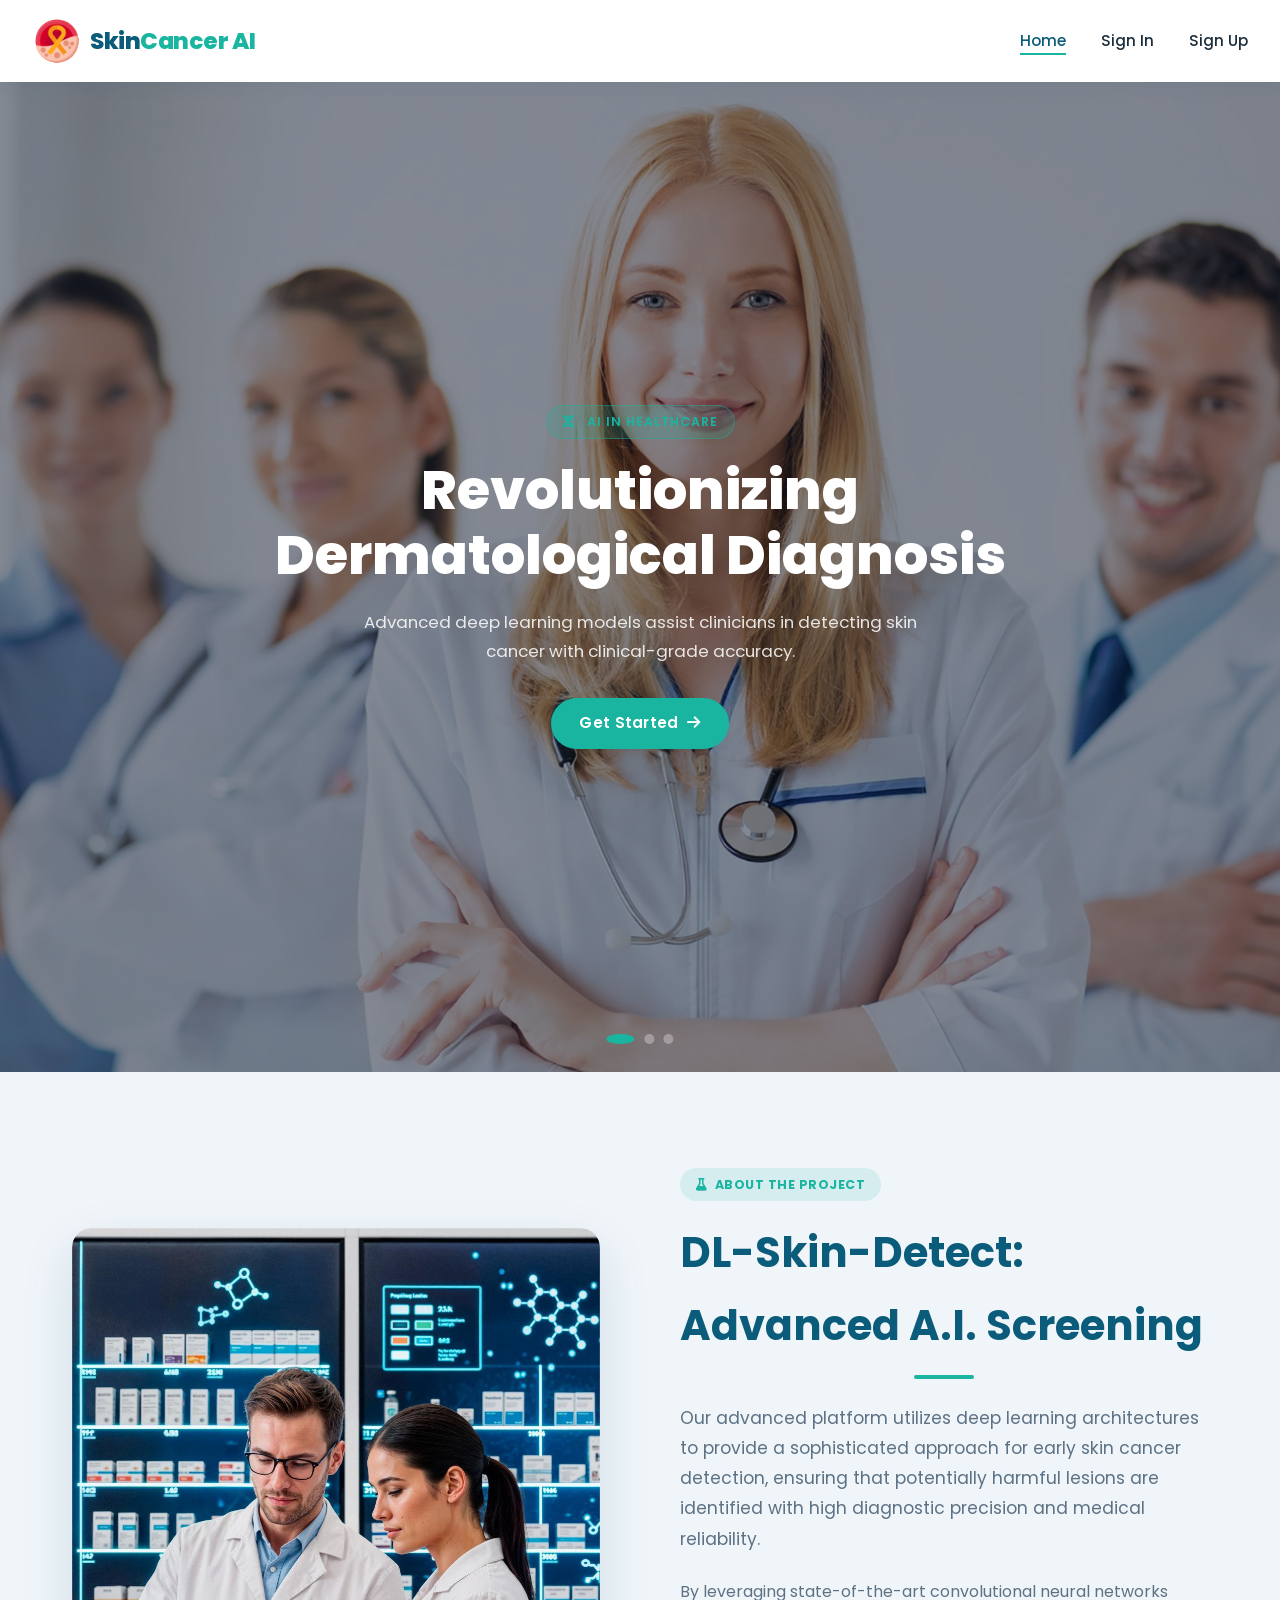
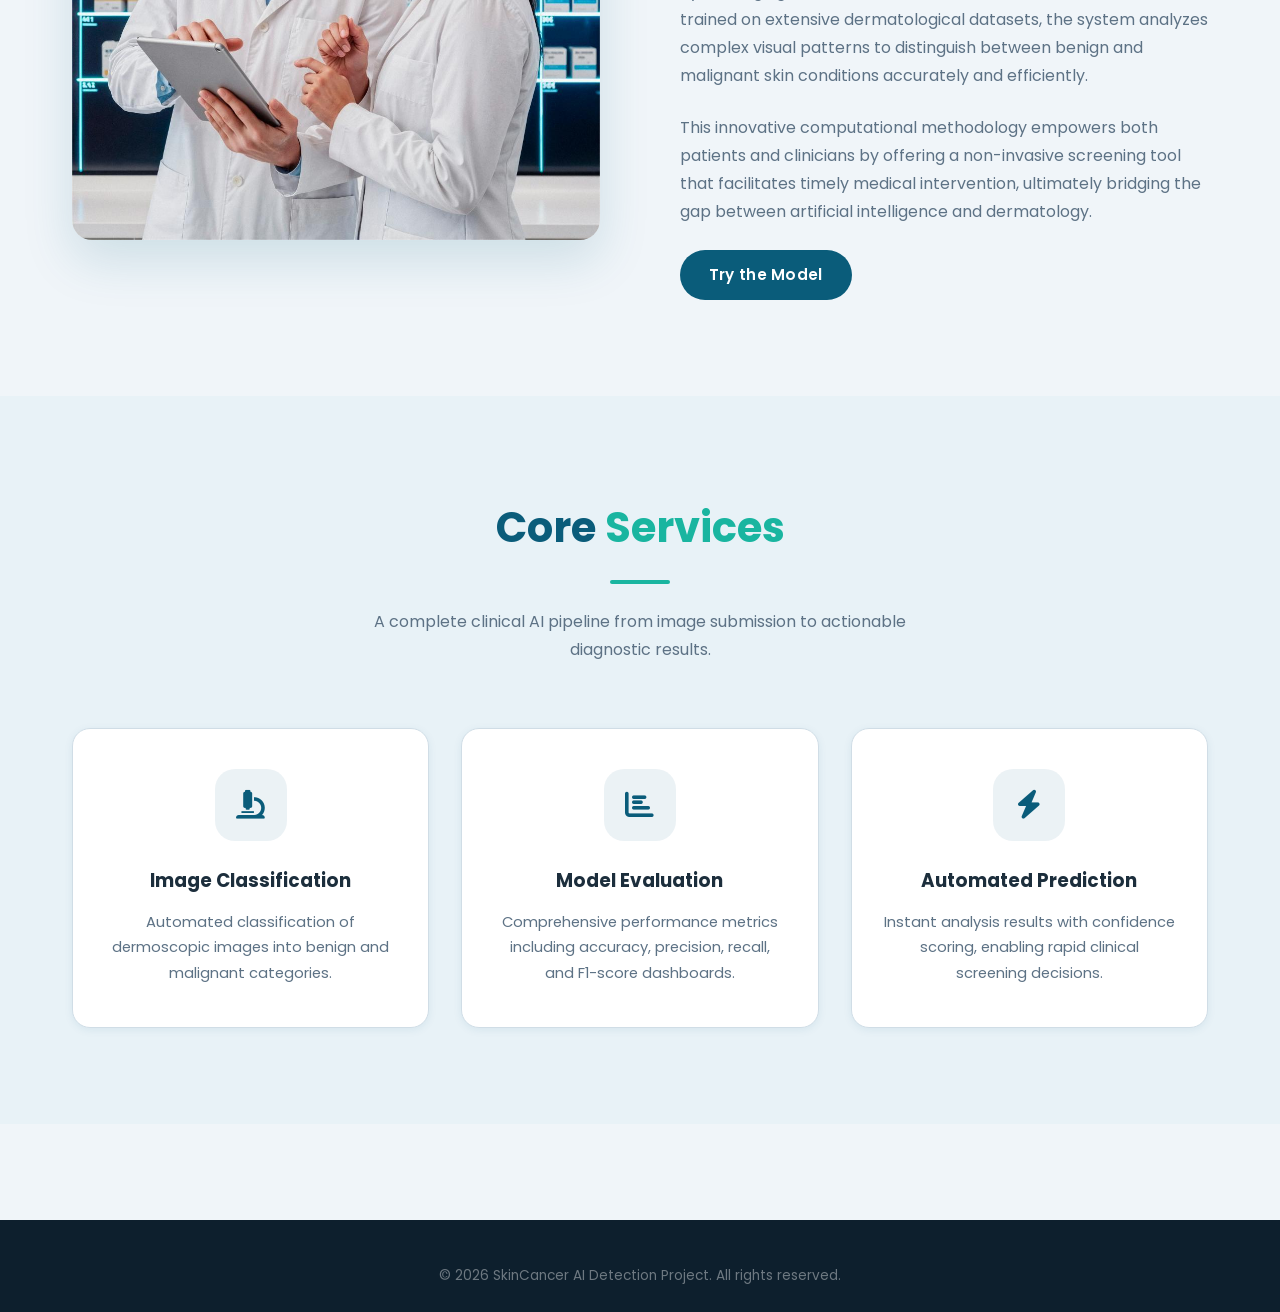
<file: templates/index.html>
<!DOCTYPE html>
<html lang="en">

<head>
    <meta charset="UTF-8">
    <meta name="viewport" content="width=device-width, initial-scale=1.0">
    <title>Home - Skin Cancer Detection | AI Healthcare</title>
    <link href="https://fonts.googleapis.com/css2?family=Poppins:wght@300;400;500;600;700;800&display=swap"
        rel="stylesheet">
    <link rel="stylesheet" href="https://cdnjs.cloudflare.com/ajax/libs/font-awesome/6.0.0/css/all.min.css">
    <link href="../static/css/style.css" rel="stylesheet">
    <link href="../static/css/index.css" rel="stylesheet">
</head>

<body>

    <!-- ═══ NAVBAR ═══ -->
    <nav class="navbar">
        <a href="/" class="nav-brand"><img src="../static/images/logo.png" style="margin-right: 8px;"
                alt="Logo">Skin<span class="accent-text">Cancer
                AI</span></a>
        <div class="nav-toggle"><i class="fas fa-bars"></i></div>
        <ul class="nav-links">
            <li><a href="/" class="active">Home</a></li>
            <li><a href="/login">Sign In</a></li>
            <li><a href="/logon">Sign Up</a></li>
        </ul>
    </nav>

    <!-- ═══ HERO CAROUSEL ═══ -->
    <header class="skin-hero" id="hero-carousel">
        <div class="carousel-slide active" style="background-image: url('../static/images/slider-bg-2.jpg');">
            <div class="carousel-body">
                <div class="tag"><i class="fas fa-dna"></i> &nbsp; AI in Healthcare</div>
                <h1>Revolutionizing <br>Dermatological Diagnosis</h1>
                <p>Advanced deep learning models assist clinicians in detecting skin cancer with clinical-grade
                    accuracy.</p>
                <a href="/login" class="btn btn-accent">Get Started &nbsp;<i class="fas fa-arrow-right"></i></a>
            </div>
        </div>
        <div class="carousel-slide" style="background-image: url('../static/images/slider-bg-1.jpg');">
            <div class="carousel-body">
                <div class="tag"><i class="fas fa-search"></i> &nbsp; Early Detection</div>
                <h1>Early Detection <br>Saves Lives</h1>
                <p>95% survival rate when skin cancer is identified and treated in its earliest stages.</p>
                <a href="/login" class="btn btn-outline">Learn More</a>
            </div>
        </div>
        <div class="carousel-slide" style="background-image: url('../static/images/slider-bg-3.jpg');">
            <div class="carousel-body">
                <div class="tag"><i class="fas fa-brain"></i> &nbsp; Deep Learning</div>
                <h1>CNN-Powered <br>Skin Lesion Analysis</h1>
                <p>State-of-the-art convolutional neural networks trained on 30,000+ validated dermoscopic images.</p>
                <a href="/login" class="btn btn-accent">Explore Models</a>
            </div>
        </div>
        <div class="carousel-dots">
            <div class="dot active"></div>
            <div class="dot"></div>
            <div class="dot"></div>
        </div>
    </header>

    <!-- ═══ ABOUT ═══ -->
    <section class="section" id="about">
        <div class="container">
            <div class="about-grid">
                <div class="about-img reveal">
                    <img src="../static/images/about.jpg" alt="Medical Technology">
                </div>
                <div class="about-text reveal reveal-delay-2">
                    <p class="badge badge-info" style="margin-bottom: 1rem;"><i class="fas fa-flask"></i> &nbsp;About
                        the Project</p>
                    <h2 class="section-title" style="text-align: left; padding-bottom: 1rem; margin-bottom: 1.5rem;">
                        DL-Skin-Detect: <br>Advanced A.I. Screening</h2>
                    <p class="lead-text">Our advanced platform utilizes deep learning architectures to provide a
                        sophisticated approach for early skin cancer detection, ensuring that potentially harmful
                        lesions are identified with high diagnostic precision and medical reliability.</p>
                    <p class="lead-text" style="font-size: 1rem; margin-top: 1rem;">By leveraging state-of-the-art
                        convolutional neural networks trained on extensive dermatological datasets, the system analyzes
                        complex visual patterns to distinguish between benign and malignant skin conditions accurately
                        and efficiently.</p>
                    <p class="lead-text" style="font-size: 1rem; margin-top: 1rem;">This innovative computational
                        methodology empowers both patients and clinicians by offering a non-invasive screening tool that
                        facilitates timely medical intervention, ultimately bridging the gap between artificial
                        intelligence and dermatology.</p>
                    <a href="/login" class="btn btn-primary">Try the Model</a>
                </div>
            </div>
        </div>
    </section>

    <!-- ═══ SERVICES ═══ -->
    <section class="section-alt" id="services">
        <div class="container">
            <h2 class="section-title">Core <span class="accent-text">Services</span></h2>
            <p class="section-subtitle">A complete clinical AI pipeline from image submission to actionable diagnostic
                results.</p>
            <div class="services-grid">
                <div class="cancer-card reveal">
                    <div class="icon-wrap"><i class="fas fa-microscope"></i></div>
                    <h3>Image Classification</h3>
                    <p>Automated classification of dermoscopic images into benign and malignant
                        categories.</p>
                </div>
                <div class="cancer-card reveal reveal-delay-1">
                    <div class="icon-wrap"><i class="fas fa-chart-bar"></i></div>
                    <h3>Model Evaluation</h3>
                    <p>Comprehensive performance metrics including accuracy, precision, recall, and F1-score dashboards.
                    </p>
                </div>
                <div class="cancer-card reveal reveal-delay-2">
                    <div class="icon-wrap"><i class="fas fa-bolt"></i></div>
                    <h3>Automated Prediction</h3>
                    <p>Instant analysis results with confidence scoring, enabling rapid clinical screening decisions.
                    </p>
                </div>
            </div>
        </div>
    </section>

    <!-- ═══ FOOTER ═══ -->
    <footer style="padding-top: 20px;">
        <div class="footer-bottom">
            <p>&copy; 2026 SkinCancer AI Detection Project. All rights reserved.</p>
        </div>
    </footer>

    <script src="../static/js/main.js"></script>

</body>

</html>
</file>
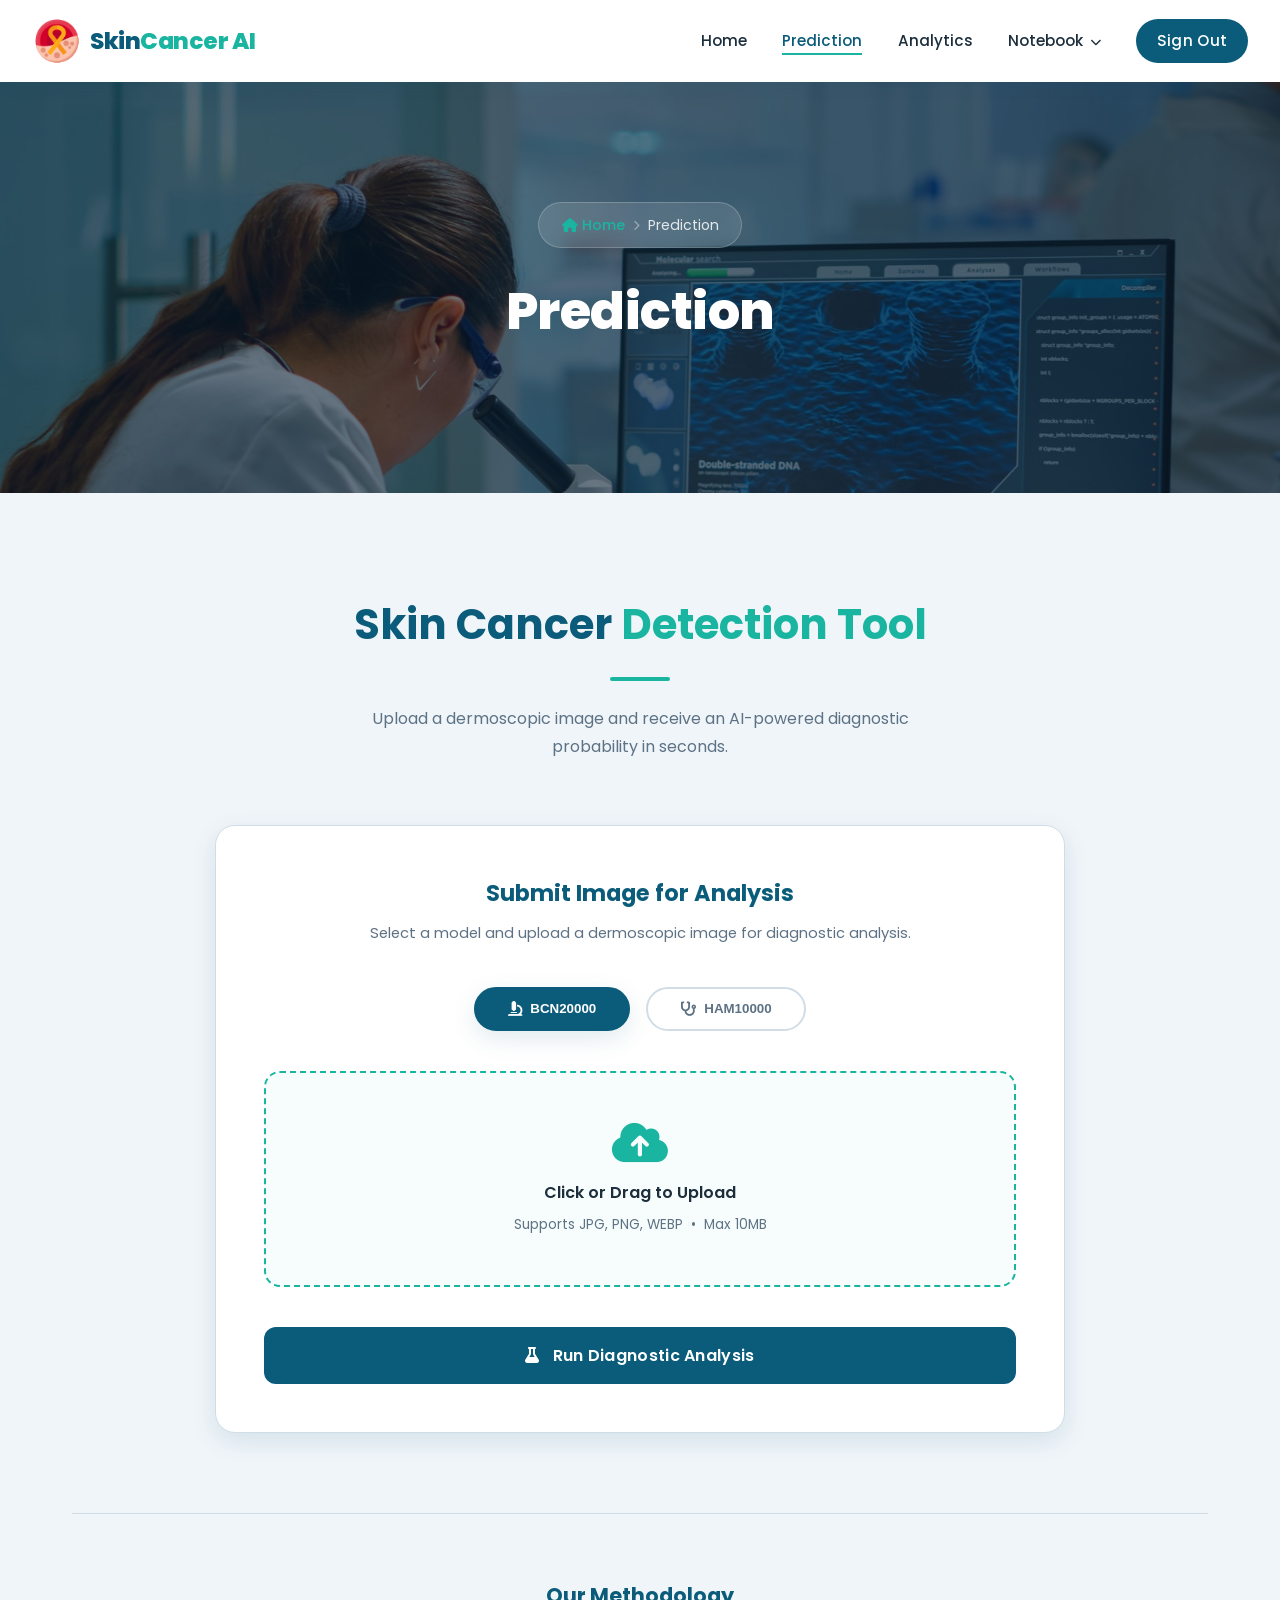
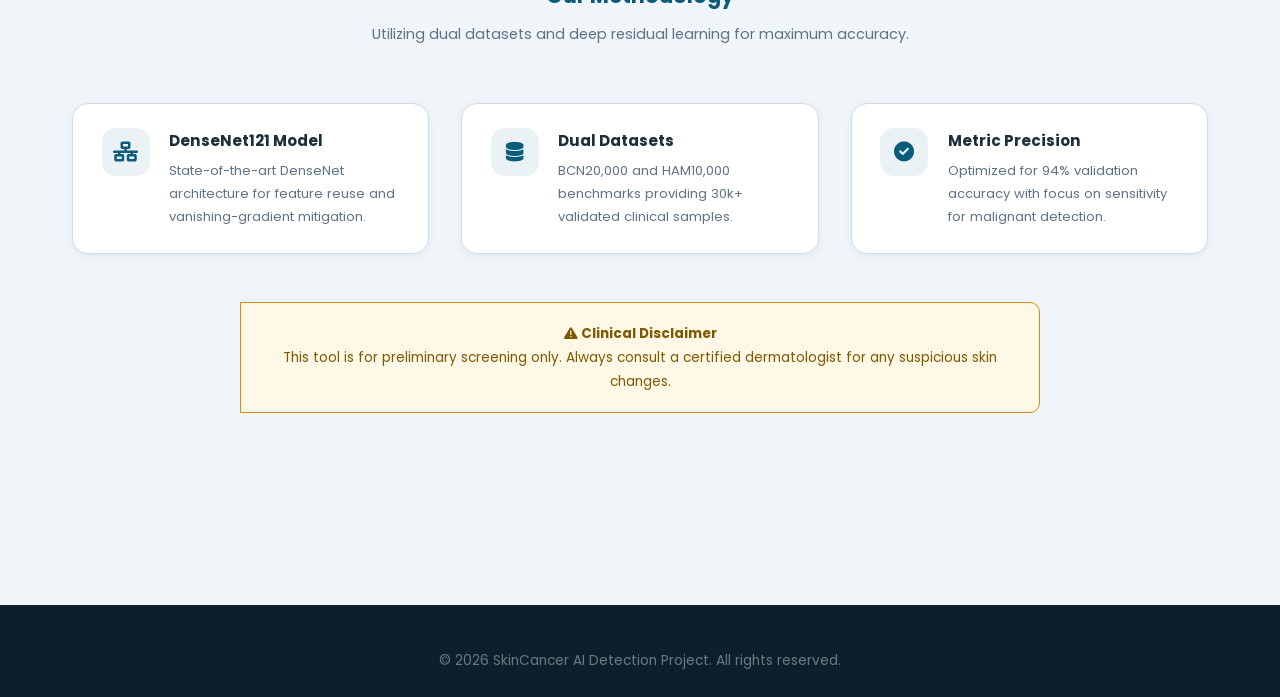
<file: templates/prediction.html>
<!DOCTYPE html>
<html lang="en">

<head>
    <meta charset="UTF-8">
    <meta name="viewport" content="width=device-width, initial-scale=1.0">
    <title>Prediction Form - Skin Cancer Detection | AI Healthcare</title>
    <link href="https://fonts.googleapis.com/css2?family=Poppins:wght@300;400;500;600;700;800&display=swap"
        rel="stylesheet">
    <link rel="stylesheet" href="https://cdnjs.cloudflare.com/ajax/libs/font-awesome/6.0.0/css/all.min.css">
    <link href="../static/css/style.css" rel="stylesheet">
    <link href="../static/css/prediction.css" rel="stylesheet">
</head>

<body>

    <!-- ═══ NAVBAR ═══ -->
    <nav class="navbar">
        <a href="/home" class="nav-brand"><img src="../static/images/logo.png" style="margin-right: 8px;"
                alt="Logo">Skin<span class="accent-text">Cancer
                AI</span></a>
        <div class="nav-toggle"><i class="fas fa-bars"></i></div>
        <ul class="nav-links">
            <li><a href="/home">Home</a></li>
            <li><a href="/prediction" class="active">Prediction</a></li>
            <li><a href="/graphs">Analytics</a></li>
            <li class="dropdown">
                <a href="javascript:void(0)" class="dropdown-toggle">Notebook <i class="fas fa-chevron-down"
                        style="font-size: 0.7rem; margin-left: 4px;"></i></a>
                <ul class="dropdown-menu">
                    <li><a href="../static/BCN 20000 Binary.html">BCN 20000 Binary</a></li>
                    <li><a href="../static/BCN 20000 Multi.html">BCN 20000 Multi</a></li>
                    <li><a href="../static/ham10000 Binary.html">HAM10000 Binary</a></li>
                    <li><a href="../static/ham10000 Multi.html">HAM10000 Multi</a></li>
                </ul>
            </li>
            <li><a class="btn btn-primary" style="padding: 0.55rem 1.3rem;" href="/">Sign Out</a></li>
        </ul>
    </nav>

    <!-- ═══ PAGE HERO BREADCRUMB ═══ -->
    <section class="page-hero">
        <div class="page-hero-content">
            <div class="breadcrumb-nav">
                <a href="/home"><i class="fas fa-home"></i> Home</a>
                <span class="sep"><i class="fas fa-chevron-right" style="font-size: 0.65rem;"></i></span>
                <span>Prediction</span>
            </div>
            <h1>Prediction</h1>
        </div>
    </section>

    <!-- ═══ PREDICTION SECTION ═══ -->
    <section class="section">
        <div class="container">
            <!-- Centered Header -->
            <div class="section-header reveal" style="text-align: center; margin-bottom: 3.5rem;">
                <h2 class="section-title">Skin Cancer <span class="accent-text">Detection Tool</span></h2>
                <p class="section-subtitle">Upload a dermoscopic image and receive an AI-powered diagnostic probability
                    in seconds.</p>
            </div>

            <!-- Stacked Layout (Form Top) -->
            <div class="prediction-form-card reveal" style="max-width: 850px; margin: 0 auto 5rem;">
                <div style="text-align: center; margin-bottom: 2.5rem;">
                    <h3>Submit Image for Analysis</h3>
                    <p class="sub">Select a model and upload a dermoscopic image for diagnostic analysis.</p>
                </div>

                <!-- Model Selection Toggle -->
                <div class="model-selector">
                    <button type="button" class="model-btn active" data-target="/predict_bcn">
                        <i class="fas fa-microscope"></i> BCN20000
                    </button>
                    <button type="button" class="model-btn" data-target="/predict_ham">
                        <i class="fas fa-stethoscope"></i> HAM10000
                    </button>
                </div>

                <form id="predictionForm" action="/predict_bcn" method="POST" enctype="multipart/form-data">
                    <div class="upload-zone" id="dropZone">
                        <i class="fas fa-cloud-upload-alt"></i>
                        <h4>Click or Drag to Upload</h4>
                        <p>Supports JPG, PNG, WEBP &nbsp;&bull;&nbsp; Max 10MB</p>
                        <input type="file" name="image" id="fileInput" hidden accept="image/*" required>
                    </div>

                    <button type="submit" class="btn btn-primary btn-submit">
                        <i class="fas fa-flask"></i> &nbsp; Run Diagnostic Analysis
                    </button>
                </form>
            </div>

            <!-- Methodology (Bottom) -->
            <div class="info-side reveal"
                style="margin-top: 4rem; padding-top: 4rem; border-top: 1px solid var(--clr-border);">
                <div style="text-align: center; margin-bottom: 3.5rem;">
                    <h3>Our Methodology</h3>
                    <p class="sub">Utilizing dual datasets and deep residual learning for maximum accuracy.</p>
                </div>

                <div class="model-metrics" style="display: grid; grid-template-columns: repeat(3, 1fr); gap: 2rem;">
                    <div class="metric-card">
                        <div class="metric-icon"><i class="fas fa-network-wired"></i></div>
                        <div>
                            <h4>DenseNet121 Model</h4>
                            <p>State-of-the-art DenseNet architecture for feature reuse and vanishing-gradient
                                mitigation.</p>
                        </div>
                    </div>
                    <div class="metric-card">
                        <div class="metric-icon"><i class="fas fa-database"></i></div>
                        <div>
                            <h4>Dual Datasets</h4>
                            <p>BCN20,000 and HAM10,000 benchmarks providing 30k+ validated clinical samples.</p>
                        </div>
                    </div>
                    <div class="metric-card">
                        <div class="metric-icon"><i class="fas fa-check-circle"></i></div>
                        <div>
                            <h4>Metric Precision</h4>
                            <p>Optimized for 94% validation accuracy with focus on sensitivity for malignant detection.
                            </p>
                        </div>
                    </div>
                </div>

                <div class="disclaimer-box"
                    style="max-width: 800px; margin: 3rem auto 0; text-align: center; border-left: none; border: 1px solid var(--clr-warning);">
                    <strong><i class="fas fa-exclamation-triangle"></i> Clinical Disclaimer</strong><br>
                    This tool is for preliminary screening only. Always consult a certified dermatologist for any
                    suspicious skin changes.
                </div>
            </div>

        </div>
    </section>

    <!-- ═══ FOOTER ═══ -->
    <footer style="padding-top: 20px;">
        <div class="footer-bottom">
            <p>&copy; 2026 SkinCancer AI Detection Project. All rights reserved.</p>
        </div>
    </footer>

    <script src="../static/js/main.js"></script>
    <script>
        const dropZone = document.getElementById('dropZone');
        const fileInput = document.getElementById('fileInput');
        const predictionForm = document.getElementById('predictionForm');
        const modelBtns = document.querySelectorAll('.model-btn');

        // Toggle Model Selection
        modelBtns.forEach(btn => {
            btn.addEventListener('click', () => {
                modelBtns.forEach(b => b.classList.remove('active'));
                btn.classList.add('active');
                predictionForm.action = btn.dataset.target;
            });
        });

        // Dropzone Interaction
        dropZone.addEventListener('click', () => fileInput.click());

        fileInput.addEventListener('change', (e) => {
            if (e.target.files.length > 0) {
                dropZone.querySelector('h4').textContent = `✓ ${e.target.files[0].name}`;
                dropZone.style.borderColor = 'var(--clr-safe)';
                dropZone.style.background = 'rgba(30, 132, 73, 0.04)';
            }
        });
    </script>
</body>

</html>
</file>
<file: static/css/style.css>
/* =============================================
   SKIN CANCER DETECTION — CORE STYLESHEET
   Medical Theme | Clinical UI | Premium Design
   ============================================= */

@import url('https://fonts.googleapis.com/css2?family=Poppins:wght@300;400;500;600;700;800&display=swap');

:root {
    /* ── Core Medical Palette ── */
    --clr-primary: #0a5c7a;
    /* deep clinical navy-teal */
    --clr-secondary: #0d8c7a;
    /* healthcare emerald */
    --clr-accent: #19b5a0;
    /* fresh mint action */
    --clr-alert: #c0392b;
    /* clinical red — danger/malignant */
    --clr-safe: #1e8449;
    /* clinical green — benign/safe */
    --clr-warning: #d68910;
    /* amber caution */

    /* ── Neutral Surface Colors ── */
    --clr-bg: #f0f5f9;
    /* light ice background */
    --clr-surface: #ffffff;
    --clr-border: #d0dde6;
    --clr-text: #1c2e3c;
    --clr-muted: #5d7285;

    /* ── Dark Panel ── */
    --clr-dark: #0d1f2d;
    /* deep navy for footer / dark panels */
    --clr-dark-mid: #12303f;

    /* ── Glass Effect ── */
    --glass-bg: rgba(255, 255, 255, 0.12);
    --glass-border: rgba(255, 255, 255, 0.22);

    /* ── Effect Shadows ── */
    --shadow-sm: 0 2px 8px rgba(10, 92, 122, 0.08);
    --shadow-md: 0 8px 24px rgba(10, 92, 122, 0.12);
    --shadow-lg: 0 20px 50px rgba(10, 92, 122, 0.15);

    /* ── Typography ── */
    --font-main: 'Poppins', sans-serif;

    /* ── Spacing Scale ── */
    --space-xs: 0.5rem;
    --space-sm: 1rem;
    --space-md: 2rem;
    --space-lg: 4rem;
    --space-xl: 6rem;
}

/* ─── Reset ─── */
*,
*::before,
*::after {
    margin: 0;
    padding: 0;
    box-sizing: border-box;
}

html {
    scroll-behavior: smooth;
}

body {
    font-family: var(--font-main);
    background-color: var(--clr-bg);
    color: var(--clr-text);
    line-height: 1.75;
    overflow-x: hidden;
}

img {
    max-width: 100%;
    display: block;
}

a {
    text-decoration: none;
}

/* ─── Container ─── */
.container {
    max-width: 1200px;
    margin-inline: auto;
    padding-inline: var(--space-md);
}

/* ─── Section Wrapper ─── */
.section {
    padding-block: var(--space-xl);
}

.section-alt {
    background-color: #e8f2f7;
    padding-block: var(--space-xl);
}

.section-title {
    font-size: clamp(1.8rem, 4vw, 2.6rem);
    font-weight: 700;
    color: var(--clr-primary);
    text-align: center;
    margin-bottom: var(--space-lg);
    position: relative;
    padding-bottom: 1.2rem;
}

.section-title::after {
    content: '';
    position: absolute;
    bottom: 0;
    left: 50%;
    transform: translateX(-50%);
    width: 60px;
    height: 4px;
    background: var(--clr-accent);
    border-radius: 2px;
}

.section-subtitle {
    text-align: center;
    color: var(--clr-muted);
    max-width: 600px;
    margin: -2.5rem auto var(--space-lg);
    font-size: 1rem;
}

/* ─── Accent Text (replaces gradient-text) ─── */
.accent-text {
    color: var(--clr-accent);
}

/* ─── Glass Card ─── */
.glass-card {
    background: rgba(255, 255, 255, 0.55);
    backdrop-filter: blur(14px);
    -webkit-backdrop-filter: blur(14px);
    border: 1px solid var(--glass-border);
    border-radius: 16px;
    box-shadow: var(--shadow-md);
}

/* ─── Standard Card ─── */
.card {
    background: var(--clr-surface);
    border-radius: 16px;
    box-shadow: var(--shadow-md);
    overflow: hidden;
    transition: transform 0.35s ease, box-shadow 0.35s ease;
}

.card:hover {
    transform: translateY(-8px);
    box-shadow: var(--shadow-lg);
}

/* =============================================
   NAVBAR
   ============================================= */
.navbar {
    background: var(--clr-surface);
    padding: 1rem 2.5rem;
    display: flex;
    justify-content: space-between;
    align-items: center;
    position: sticky;
    top: 0;
    z-index: 1000;
    box-shadow: 0 2px 16px rgba(10, 92, 122, 0.10);
    transition: padding 0.3s ease;
}

.nav-brand {
    display: flex;
    align-items: center;
    font-size: 1.45rem;
    font-weight: 800;
    color: var(--clr-primary);
    letter-spacing: -0.5px;
}

.nav-brand img {
    height: 50px;
    width: auto;
    object-fit: contain;
}

.nav-brand .accent-text {
    color: var(--clr-accent);
}

.nav-links {
    display: flex;
    list-style: none;
    align-items: center;
    gap: 2.2rem;
}

.nav-links a {
    color: var(--clr-text);
    font-weight: 500;
    font-size: 0.95rem;
    position: relative;
    padding-bottom: 4px;
    transition: color 0.3s;
}

.nav-links a::after {
    content: '';
    position: absolute;
    bottom: 0;
    left: 0;
    width: 0;
    height: 2px;
    background: var(--clr-accent);
    transition: width 0.3s ease;
}

.nav-links a:hover,
.nav-links a.active {
    color: var(--clr-primary);
}

.nav-links a:hover::after,
.nav-links a.active::after {
    width: 100%;
}

.nav-links li {
    position: relative;
}

/* ── Dropdown ── */
.dropdown-menu {
    position: absolute;
    top: 100%;
    left: 50%;
    transform: translateX(-50%) translateY(10px);
    background: var(--clr-surface);
    min-width: 220px;
    border-radius: 12px;
    box-shadow: var(--shadow-lg);
    border: 1px solid var(--clr-border);
    padding: 0.8rem 0;
    opacity: 0;
    visibility: hidden;
    transition: all 0.3s ease;
    list-style: none;
    display: flex;
    flex-direction: column;
    gap: 0.2rem;
    z-index: 1100;
}

.dropdown:hover .dropdown-menu {
    opacity: 1;
    visibility: visible;
    transform: translateX(-50%) translateY(0);
}

.dropdown-menu li {
    width: 100%;
}

.dropdown-menu a {
    display: block !important;
    padding: 0.7rem 1.5rem !important;
    color: var(--clr-text) !important;
    font-size: 0.9rem !important;
    font-weight: 500 !important;
    transition: all 0.2s ease !important;
    text-align: left;
}

.dropdown-menu a::after {
    display: none !important;
}

.dropdown-menu a:hover {
    background: rgba(10, 92, 122, 0.05) !important;
    color: var(--clr-primary) !important;
    padding-left: 1.8rem !important;
}

.nav-toggle {
    display: none;
    font-size: 1.5rem;
    cursor: pointer;
    color: var(--clr-primary);
}

/* Mobile Adjustments for Dropdown */
@media (max-width: 992px) {
    .dropdown-menu {
        position: static;
        transform: none;
        box-shadow: none;
        border: none;
        background: rgba(10, 92, 122, 0.04);
        margin: 0.5rem 0;
        opacity: 1;
        visibility: visible;
        display: none;
        min-width: 100%;
    }

    .dropdown.active .dropdown-menu {
        display: flex;
    }

    .dropdown-menu a {
        padding-left: 2rem !important;
    }
}

/* =============================================
   BUTTONS
   ============================================= */
.btn {
    display: inline-block;
    padding: 0.75rem 1.8rem;
    border-radius: 50px;
    border: none;
    cursor: pointer;
    font-family: var(--font-main);
    font-weight: 600;
    font-size: 0.95rem;
    transition: all 0.3s ease;
    letter-spacing: 0.3px;
}

.btn-primary {
    background: var(--clr-primary);
    color: #fff !important;
}

.btn-primary:hover {
    background: var(--clr-secondary);
    transform: translateY(-3px);
    box-shadow: 0 8px 20px rgba(10, 92, 122, 0.30);
    color: #fff;
}

.btn-accent {
    background: var(--clr-accent);
    color: #fff;
}

.btn-accent:hover {
    background: #14a090;
    transform: translateY(-3px);
    box-shadow: 0 8px 20px rgba(25, 181, 160, 0.35);
    color: #fff;
}

.btn-outline {
    background: transparent;
    border: 2px solid var(--clr-accent);
    color: var(--clr-accent);
}

.btn-outline:hover {
    background: var(--clr-accent);
    color: #fff;
    transform: translateY(-3px);
}

/* =============================================
   BREADCRUMB HERO
   ============================================= */
.page-hero {
    position: relative;
    padding-block: 120px;
    background-image: url('../images/slider-bg-3.jpg');
    background-size: cover;
    background-position: center 40%;
    background-attachment: fixed;
    text-align: center;
    overflow: hidden;
}

/* Dark overlay with medical teal tint */
.page-hero::before {
    content: '';
    position: absolute;
    inset: 0;
    background: rgba(10, 30, 50, 0.6);
}

.page-hero-content {
    position: relative;
    z-index: 2;
}

.page-hero h1 {
    font-size: clamp(2rem, 5vw, 3.2rem);
    font-weight: 800;
    color: #ffffff;
    margin-bottom: 1rem;
    letter-spacing: -0.5px;
}

.page-hero p {
    font-size: 1.1rem;
    color: rgba(255, 255, 255, 0.75);
    max-width: 580px;
    margin-inline: auto;
    margin-bottom: 1.5rem;
}

/* Breadcrumb Nav inside hero */
.breadcrumb-nav {
    display: inline-flex;
    align-items: center;
    gap: 0.5rem;
    padding: 0.6rem 1.4rem;
    background: rgba(255, 255, 255, 0.12);
    border: 1px solid rgba(255, 255, 255, 0.20);
    border-radius: 50px;
    font-size: 0.88rem;
    backdrop-filter: blur(6px);
    color: rgba(255, 255, 255, 0.85);
    margin-bottom: 1.2rem;
}

.breadcrumb-nav a {
    color: var(--clr-accent);
    font-weight: 500;
    transition: color 0.2s;
}

.breadcrumb-nav a:hover {
    color: #fff;
}

.breadcrumb-nav .sep {
    color: rgba(255, 255, 255, 0.40);
    font-size: 0.75rem;
}

/* =============================================
   FOOTER
   ============================================= */
footer {
    background: var(--clr-dark);
    color: rgba(255, 255, 255, 0.85);
    padding: 4rem 2.5rem 0;
    margin-top: var(--space-xl);
}

.footer-content {
    display: grid;
    grid-template-columns: repeat(auto-fit, minmax(230px, 1fr));
    gap: 2.5rem;
    max-width: 1200px;
    margin-inline: auto;
    padding-bottom: 3rem;
    border-bottom: 1px solid rgba(255, 255, 255, 0.08);
}

.footer-section h4 {
    font-size: 1.05rem;
    font-weight: 600;
    color: var(--clr-accent);
    margin-bottom: 1.2rem;
    letter-spacing: 0.5px;
    text-transform: uppercase;
    font-size: 0.85rem;
}

.footer-section p,
.footer-section a {
    color: rgba(255, 255, 255, 0.65);
    font-size: 0.92rem;
    line-height: 1.9;
    transition: color 0.3s;
}

.footer-section a:hover {
    color: #fff;
}

.footer-section ul {
    list-style: none;
}

.footer-section ul li {
    margin-bottom: 0.6rem;
}

.social-icons {
    display: flex;
    gap: 1rem;
    margin-top: 0.5rem;
}

.social-icons a {
    width: 38px;
    height: 38px;
    border-radius: 50%;
    border: 1px solid rgba(255, 255, 255, 0.15);
    display: flex;
    align-items: center;
    justify-content: center;
    color: rgba(255, 255, 255, 0.65);
    font-size: 0.9rem;
    transition: all 0.3s;
}

.social-icons a:hover {
    background: var(--clr-accent);
    border-color: var(--clr-accent);
    color: #fff;
    transform: translateY(-3px);
}

.footer-bottom {
    text-align: center;
    padding: 1.5rem 0;
    color: rgba(255, 255, 255, 0.4);
    font-size: 0.85rem;
    max-width: 1200px;
    margin-inline: auto;
}

/* =============================================
   ANIMATIONS
   ============================================= */
@keyframes fadeIn {
    from {
        opacity: 0;
    }

    to {
        opacity: 1;
    }
}

@keyframes slideUp {
    from {
        transform: translateY(40px);
        opacity: 0;
    }

    to {
        transform: translateY(0);
        opacity: 1;
    }
}

@keyframes zoomIn {
    from {
        transform: scale(0.85);
        opacity: 0;
    }

    to {
        transform: scale(1);
        opacity: 1;
    }
}

.reveal {
    opacity: 0;
    transform: translateY(30px);
    animation: slideUp 0.75s ease-out forwards;
}

.reveal-delay-1 {
    animation-delay: 0.1s;
}

.reveal-delay-2 {
    animation-delay: 0.2s;
}

.reveal-delay-3 {
    animation-delay: 0.3s;
}

/* =============================================
   BADGE UTILITIES
   ============================================= */
.badge {
    display: inline-block;
    padding: 0.35rem 1rem;
    border-radius: 50px;
    font-weight: 700;
    font-size: 0.78rem;
    letter-spacing: 0.5px;
    text-transform: uppercase;
}

.badge-danger {
    background: rgba(192, 57, 43, 0.12);
    color: var(--clr-alert);
}

.badge-success {
    background: rgba(30, 132, 73, 0.12);
    color: var(--clr-safe);
}

.badge-info {
    background: rgba(25, 181, 160, 0.12);
    color: var(--clr-accent);
}

/* =============================================
   RESPONSIVE
   ============================================= */
@media (max-width: 1024px) {

    .section,
    .section-alt {
        padding-block: 4rem;
    }
}

@media (max-width: 768px) {
    .navbar {
        padding: 0.85rem 1.5rem;
    }

    .nav-links {
        display: none;
        flex-direction: column;
        position: absolute;
        top: 100%;
        left: 0;
        width: 100%;
        background: var(--clr-surface);
        padding: 2rem 1.5rem;
        gap: 1.2rem;
        box-shadow: 0 10px 20px rgba(0, 0, 0, 0.1);
    }

    .nav-links.active {
        display: flex;
    }

    .nav-toggle {
        display: block;
    }

    .page-hero {
        padding-block: 90px;
        background-attachment: scroll;
    }

    .section-title {
        font-size: 1.8rem;
    }

    .container {
        padding-inline: 1.25rem;
    }
}

/* =============================================
   HERO CAROUSEL Component
   Shared across index and home
   ============================================= */
.skin-hero {
    position: relative;
    height: 110vh;
    overflow: hidden;
}

.carousel-slide {
    position: absolute;
    inset: 0;
    opacity: 0;
    transition: opacity 1.2s ease-in-out;
    background-size: cover;
    background-position: center;
    display: flex;
    align-items: center;
    justify-content: center;
    text-align: center;
    color: #fff;
}

.carousel-slide.active {
    opacity: 1;
}

.carousel-slide::before {
    content: '';
    position: absolute;
    inset: 0;
    background: rgba(10, 20, 40, 0.5);
}

.carousel-body {
    position: relative;
    z-index: 2;
    max-width: 900px;
    padding: 2rem;
    visibility: hidden;
    opacity: 0;
    transition: opacity 0.5s ease-in-out, visibility 0.5s;
}

.carousel-slide.active .carousel-body {
    visibility: visible;
    opacity: 1;
}

.carousel-body .tag {
    display: inline-block;
    background: rgba(25, 181, 160, 0.18);
    border: 1px solid rgba(25, 181, 160, 0.4);
    color: #19b5a0;
    padding: 0.3rem 1rem;
    border-radius: 50px;
    font-size: 0.78rem;
    font-weight: 600;
    letter-spacing: 1px;
    text-transform: uppercase;
    margin-bottom: 1.2rem;
}

.carousel-body h1 {
    font-size: clamp(1.8rem, 5vw, 3.4rem);
    font-weight: 800;
    line-height: 1.2;
    margin-bottom: 1.2rem;
}

.carousel-body p {
    font-size: 1.05rem;
    opacity: 0.85;
    max-width: 580px;
    margin: 0 auto 2rem;
}

.carousel-dots {
    position: absolute;
    bottom: 28px;
    left: 50%;
    transform: translateX(-50%);
    display: flex;
    gap: 0.6rem;
    z-index: 10;
}

.dot {
    width: 10px;
    height: 10px;
    border-radius: 50%;
    background: rgba(255, 255, 255, 0.3);
    cursor: pointer;
    transition: all 0.3s;
}

.dot.active {
    background: var(--clr-accent);
    width: 28px;
}
</file>
<file: static/css/index.css>
/* =============================================
   LANDING PAGE STYLES (index.html)
   ============================================= */

/* ── About section refinements ── */

/* ── About Grid ── */
.about-grid {
    display: grid;
    grid-template-columns: 1fr 1fr;
    gap: 5rem;
    align-items: center;
    max-width: 1200px;
    margin-inline: auto;
}

.about-img {
    position: relative;
}

.about-img img {
    width: 100%;
    border-radius: 20px;
    box-shadow: var(--shadow-lg);
}

.about-img .stat-badge {
    position: absolute;
    bottom: -20px;
    right: -20px;
    background: var(--clr-primary);
    color: #fff;
    padding: 1.2rem 1.5rem;
    border-radius: 14px;
    text-align: center;
    box-shadow: var(--shadow-md);
}

.about-img .stat-badge span {
    display: block;
    font-size: 2rem;
    font-weight: 800;
}

.about-img .stat-badge small {
    font-size: 0.78rem;
    opacity: 0.85;
}

.about-text .lead-text {
    font-size: 1.08rem;
    color: var(--clr-muted);
    margin-bottom: 1.5rem;
}

.about-text ul {
    list-style: none;
    margin-bottom: 2rem;
}

.about-text ul li {
    padding: 0.5rem 0;
    padding-left: 1.8rem;
    position: relative;
    color: var(--clr-muted);
}

.about-text ul li::before {
    content: '';
    position: absolute;
    left: 0;
    top: 50%;
    transform: translateY(-50%);
    width: 10px;
    height: 10px;
    border-radius: 50%;
    background: var(--clr-accent);
}

/* ── Services ── */
.services-grid {
    display: grid;
    grid-template-columns: repeat(auto-fit, minmax(300px, 1fr));
    gap: 2rem;
    max-width: 1200px;
    margin-inline: auto;
}

.cancer-card {
    background: var(--clr-surface);
    border-radius: 18px;
    padding: 2.5rem 2rem;
    text-align: center;
    box-shadow: var(--shadow-sm);
    border: 1px solid var(--clr-border);
    transition: all 0.35s ease;
}

.cancer-card:hover {
    box-shadow: var(--shadow-lg);
    transform: translateY(-10px);
    border-color: var(--clr-accent);
}

.cancer-card .icon-wrap {
    width: 72px;
    height: 72px;
    border-radius: 20px;
    background: rgba(10, 92, 122, 0.08);
    display: flex;
    align-items: center;
    justify-content: center;
    margin: 0 auto 1.5rem;
    transition: background 0.3s;
}

.cancer-card:hover .icon-wrap {
    background: var(--clr-primary);
}

.cancer-card .icon-wrap i {
    font-size: 1.8rem;
    color: var(--clr-primary);
    transition: color 0.3s;
}

.cancer-card:hover .icon-wrap i {
    color: #fff;
}

.cancer-card h3 {
    margin-bottom: 0.75rem;
    font-size: 1.15rem;
    font-weight: 700;
}

.cancer-card p {
    font-size: 0.92rem;
    color: var(--clr-muted);
}

@media (max-width: 768px) {
    .about-grid {
        grid-template-columns: 1fr;
        gap: 3rem;
    }

    .about-img .stat-badge {
        right: 10px;
        bottom: 10px;
    }

    .skin-hero {
        height: 500px;
    }
}
</file>
<file: static/css/prediction.css>
/* =============================================
   PREDICTION PAGE STYLES (prediction.html)
   ============================================= */

/* ── Model Selection ── */
.model-selector {
    display: flex;
    justify-content: center;
    gap: 1rem;
    margin-bottom: 2.5rem;
}

.model-btn {
    padding: 0.8rem 2rem;
    border-radius: 50px;
    border: 2px solid var(--clr-border);
    background: var(--clr-surface);
    color: var(--clr-muted);
    font-weight: 600;
    cursor: pointer;
    transition: all 0.3s ease;
    display: flex;
    align-items: center;
    gap: 0.5rem;
}

.model-btn i {
    font-size: 0.9rem;
}

.model-btn:hover {
    border-color: var(--clr-accent);
    color: var(--clr-primary);
}

.model-btn.active {
    background: var(--clr-primary);
    border-color: var(--clr-primary);
    color: #fff;
    box-shadow: var(--shadow-md);
}

.prediction-layout {
    display: block;
    /* Stacked layout */
}

@media (max-width: 992px) {
    .model-metrics {
        grid-template-columns: 1fr !important;
    }
}

/* ── Form Card ── */
.prediction-form-card {
    background: var(--clr-surface);
    border-radius: 20px;
    padding: 3rem;
    box-shadow: var(--shadow-md);
    border: 1px solid var(--clr-border);
}

.prediction-form-card h3 {
    font-size: 1.4rem;
    font-weight: 700;
    color: var(--clr-primary);
    margin-bottom: 0.5rem;
}

.prediction-form-card .sub {
    color: var(--clr-muted);
    font-size: 0.92rem;
    margin-bottom: 2rem;
}

/* Upload zone */
.upload-zone {
    border: 2px dashed var(--clr-accent);
    border-radius: 16px;
    padding: 3rem 2rem;
    text-align: center;
    cursor: pointer;
    transition: all 0.3s;
    background: rgba(25, 181, 160, 0.03);
    margin-bottom: 2rem;
}

.upload-zone:hover {
    background: rgba(25, 181, 160, 0.07);
    border-color: var(--clr-primary);
}

.upload-zone i {
    font-size: 2.8rem;
    color: var(--clr-accent);
    margin-bottom: 0.8rem;
    display: block;
}

.upload-zone h4 {
    font-weight: 600;
    margin-bottom: 0.4rem;
}

.upload-zone p {
    color: var(--clr-muted);
    font-size: 0.85rem;
}

/* Form controls */
.form-row {
    display: grid;
    grid-template-columns: 1fr 1fr;
    gap: 1.2rem;
}

.form-group {
    margin-bottom: 1.4rem;
}

.form-group label {
    display: block;
    margin-bottom: 0.5rem;
    font-weight: 600;
    font-size: 0.88rem;
    color: var(--clr-text);
}

.form-control {
    width: 100%;
    padding: 0.75rem 1rem;
    border: 1.5px solid var(--clr-border);
    border-radius: 10px;
    font-family: var(--font-main);
    font-size: 0.93rem;
    color: var(--clr-text);
    background: #fff;
    transition: border-color 0.3s, box-shadow 0.3s;
}

.form-control:focus {
    outline: none;
    border-color: var(--clr-accent);
    box-shadow: 0 0 0 3px rgba(25, 181, 160, 0.12);
}

.btn-submit {
    width: 100%;
    padding: 1rem;
    font-size: 1rem;
    border-radius: 12px;
    margin-top: 0.5rem;
}

/* ── Side Info Cards ── */
.info-side h3 {
    font-size: 1.3rem;
    font-weight: 700;
    color: var(--clr-primary);
    margin-bottom: 0.5rem;
}

.info-side .sub {
    color: var(--clr-muted);
    font-size: 0.9rem;
    margin-bottom: 1.8rem;
}

.model-metrics {
    display: flex;
    flex-direction: column;
    gap: 1rem;
}

.metric-card {
    background: var(--clr-surface);
    border: 1px solid var(--clr-border);
    border-radius: 16px;
    padding: 1.5rem 1.8rem;
    display: flex;
    align-items: flex-start;
    gap: 1.2rem;
    box-shadow: var(--shadow-sm);
    transition: all 0.3s;
}

.metric-card:hover {
    border-color: var(--clr-accent);
    box-shadow: var(--shadow-md);
    transform: translateX(5px);
}

.metric-icon {
    width: 48px;
    height: 48px;
    border-radius: 14px;
    background: rgba(10, 92, 122, 0.08);
    display: flex;
    align-items: center;
    justify-content: center;
    color: var(--clr-primary);
    font-size: 1.25rem;
    flex-shrink: 0;
    transition: background 0.3s, color 0.3s;
}

.metric-card:hover .metric-icon {
    background: var(--clr-primary);
    color: #fff;
}

.metric-card h4 {
    font-size: 0.95rem;
    font-weight: 700;
    margin-bottom: 0.3rem;
}

.metric-card p {
    font-size: 0.82rem;
    color: var(--clr-muted);
}

.disclaimer-box {
    margin-top: 1.5rem;
    padding: 1.2rem 1.5rem;
    background: #fff8e6;
    border-left: 4px solid var(--clr-warning);
    border-radius: 0 10px 10px 0;
    font-size: 0.85rem;
    color: #7d5a00;
}

@media (max-width: 992px) {
    .prediction-layout {
        grid-template-columns: 1fr;
    }

    .form-row {
        grid-template-columns: 1fr;
    }
}
</file>
